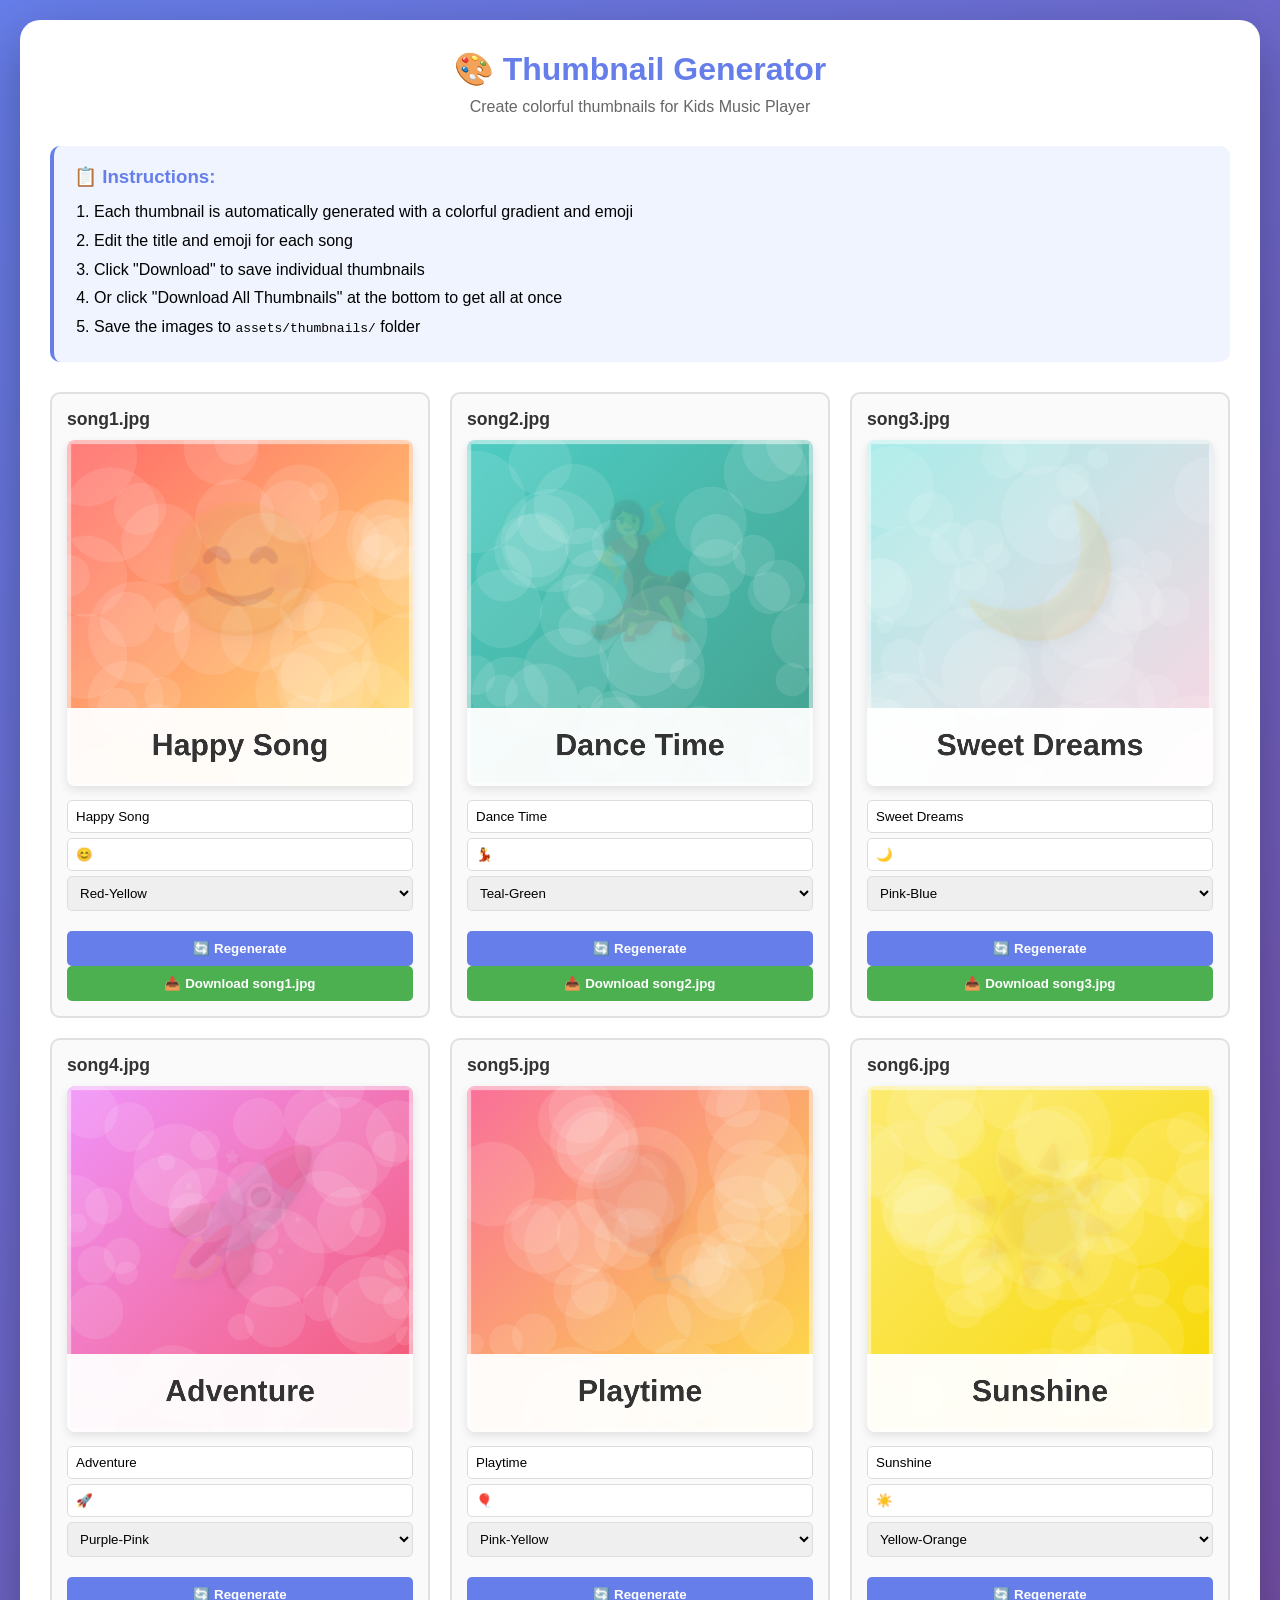
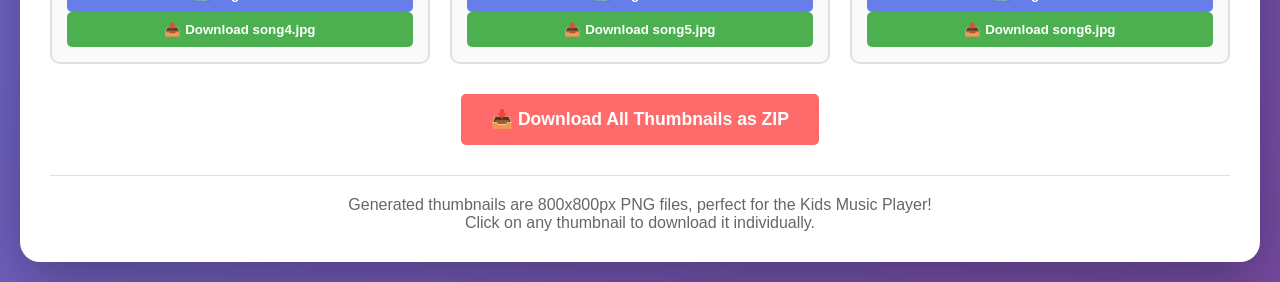
<file: thumbnail-generator.html>
<!DOCTYPE html>
<html lang="en">
<head>
    <meta charset="UTF-8">
    <meta name="viewport" content="width=device-width, initial-scale=1.0">
    <title>Thumbnail Generator - Kids Music Player</title>
    <style>
        * {
            margin: 0;
            padding: 0;
            box-sizing: border-box;
        }

        body {
            background: linear-gradient(135deg, #667eea 0%, #764ba2 100%);
            font-family: 'Arial', sans-serif;
            padding: 20px;
            min-height: 100vh;
        }

        .container {
            max-width: 1400px;
            margin: 0 auto;
            background: white;
            border-radius: 20px;
            padding: 30px;
            box-shadow: 0 20px 60px rgba(0,0,0,0.3);
        }

        h1 {
            text-align: center;
            color: #667eea;
            margin-bottom: 10px;
        }

        .subtitle {
            text-align: center;
            color: #666;
            margin-bottom: 30px;
        }

        .instructions {
            background: #f0f4ff;
            padding: 20px;
            border-radius: 10px;
            margin-bottom: 30px;
            border-left: 4px solid #667eea;
        }

        .instructions h3 {
            color: #667eea;
            margin-bottom: 10px;
        }

        .instructions ol {
            margin-left: 20px;
            line-height: 1.8;
        }

        .grid {
            display: grid;
            grid-template-columns: repeat(auto-fit, minmax(300px, 1fr));
            gap: 20px;
            margin-bottom: 30px;
        }

        .thumbnail-card {
            border: 2px solid #e0e0e0;
            border-radius: 10px;
            padding: 15px;
            background: #fafafa;
        }

        .thumbnail-card h3 {
            color: #333;
            margin-bottom: 10px;
            font-size: 1.1em;
        }

        canvas {
            width: 100%;
            height: auto;
            border-radius: 8px;
            box-shadow: 0 4px 10px rgba(0,0,0,0.1);
            margin-bottom: 10px;
            cursor: pointer;
        }

        .controls {
            margin-bottom: 10px;
        }

        .controls input {
            width: 100%;
            padding: 8px;
            border: 1px solid #ddd;
            border-radius: 5px;
            margin-bottom: 5px;
        }

        .controls select {
            width: 100%;
            padding: 8px;
            border: 1px solid #ddd;
            border-radius: 5px;
            margin-bottom: 5px;
        }

        .btn {
            width: 100%;
            padding: 10px;
            border: none;
            border-radius: 5px;
            font-weight: bold;
            cursor: pointer;
            transition: transform 0.2s;
        }

        .btn:hover {
            transform: translateY(-2px);
        }

        .btn-download {
            background: #4CAF50;
            color: white;
        }

        .btn-regenerate {
            background: #667eea;
            color: white;
            margin-top: 5px;
        }

        .btn-all {
            background: #FF6B6B;
            color: white;
            padding: 15px 30px;
            font-size: 1.1em;
            margin: 20px auto;
            display: block;
            width: auto;
            min-width: 300px;
        }

        .emoji-size {
            font-size: 3em;
        }

        .footer {
            text-align: center;
            color: #666;
            margin-top: 30px;
            padding-top: 20px;
            border-top: 1px solid #e0e0e0;
        }
    </style>
</head>
<body>
    <div class="container">
        <h1>🎨 Thumbnail Generator</h1>
        <p class="subtitle">Create colorful thumbnails for Kids Music Player</p>

        <div class="instructions">
            <h3>📋 Instructions:</h3>
            <ol>
                <li>Each thumbnail is automatically generated with a colorful gradient and emoji</li>
                <li>Edit the title and emoji for each song</li>
                <li>Click "Download" to save individual thumbnails</li>
                <li>Or click "Download All Thumbnails" at the bottom to get all at once</li>
                <li>Save the images to <code>assets/thumbnails/</code> folder</li>
            </ol>
        </div>

        <div class="grid" id="thumbnailGrid"></div>

        <button class="btn btn-all" onclick="downloadAll()">📥 Download All Thumbnails as ZIP</button>

        <div class="footer">
            <p>Generated thumbnails are 800x800px PNG files, perfect for the Kids Music Player!</p>
            <p>Click on any thumbnail to download it individually.</p>
        </div>
    </div>

    <script>
        const songs = [
            { id: 'song1', title: 'Happy Song', emoji: '😊', gradient: ['#FF6B6B', '#FFE66D'] },
            { id: 'song2', title: 'Dance Time', emoji: '💃', gradient: ['#4ECDC4', '#44A08D'] },
            { id: 'song3', title: 'Sweet Dreams', emoji: '🌙', gradient: ['#A8EDEA', '#FED6E3'] },
            { id: 'song4', title: 'Adventure', emoji: '🚀', gradient: ['#F093FB', '#F5576C'] },
            { id: 'song5', title: 'Playtime', emoji: '🎈', gradient: ['#FA709A', '#FEE140'] },
            { id: 'song6', title: 'Sunshine', emoji: '☀️', gradient: ['#FDEB71', '#F8D800'] }
        ];

        const canvases = {};

        function createThumbnail(song, canvas) {
            const ctx = canvas.getContext('2d');
            const size = 800;
            canvas.width = size;
            canvas.height = size;

            // Create gradient background
            const gradient = ctx.createLinearGradient(0, 0, size, size);
            gradient.addColorStop(0, song.gradient[0]);
            gradient.addColorStop(1, song.gradient[1]);

            ctx.fillStyle = gradient;
            ctx.fillRect(0, 0, size, size);

            // Add subtle pattern/texture
            ctx.fillStyle = 'rgba(255, 255, 255, 0.1)';
            for (let i = 0; i < 50; i++) {
                ctx.beginPath();
                ctx.arc(
                    Math.random() * size,
                    Math.random() * size,
                    Math.random() * 100 + 20,
                    0,
                    Math.PI * 2
                );
                ctx.fill();
            }

            // Draw emoji
            ctx.font = 'bold 300px Arial';
            ctx.textAlign = 'center';
            ctx.textBaseline = 'middle';

            // Shadow for emoji
            ctx.shadowColor = 'rgba(0, 0, 0, 0.3)';
            ctx.shadowBlur = 20;
            ctx.shadowOffsetX = 10;
            ctx.shadowOffsetY = 10;

            ctx.fillText(song.emoji, size / 2, size / 2 - 80);

            // Reset shadow
            ctx.shadowColor = 'transparent';
            ctx.shadowBlur = 0;
            ctx.shadowOffsetX = 0;
            ctx.shadowOffsetY = 0;

            // Draw title background
            ctx.fillStyle = 'rgba(255, 255, 255, 0.95)';
            ctx.fillRect(0, size - 180, size, 180);

            // Draw title
            ctx.fillStyle = '#333';
            ctx.font = 'bold 70px Arial';
            ctx.textAlign = 'center';
            ctx.textBaseline = 'middle';
            ctx.fillText(song.title, size / 2, size - 90);

            // Add decorative border
            ctx.strokeStyle = 'rgba(255, 255, 255, 0.5)';
            ctx.lineWidth = 10;
            ctx.strokeRect(5, 5, size - 10, size - 10);
        }

        function downloadImage(canvas, filename) {
            const link = document.createElement('a');
            link.download = filename;
            link.href = canvas.toDataURL('image/png');
            link.click();
        }

        function createThumbnailCard(song) {
            const card = document.createElement('div');
            card.className = 'thumbnail-card';

            const title = document.createElement('h3');
            title.textContent = `${song.id}.jpg`;
            card.appendChild(title);

            const canvas = document.createElement('canvas');
            canvas.onclick = () => downloadImage(canvas, `${song.id}.jpg`);
            card.appendChild(canvas);
            canvases[song.id] = canvas;

            const controls = document.createElement('div');
            controls.className = 'controls';

            const titleInput = document.createElement('input');
            titleInput.type = 'text';
            titleInput.value = song.title;
            titleInput.placeholder = 'Song Title';
            controls.appendChild(titleInput);

            const emojiInput = document.createElement('input');
            emojiInput.type = 'text';
            emojiInput.value = song.emoji;
            emojiInput.placeholder = 'Emoji';
            emojiInput.maxLength = 2;
            controls.appendChild(emojiInput);

            const colorSelect = document.createElement('select');
            const gradients = [
                { name: 'Red-Yellow', value: ['#FF6B6B', '#FFE66D'] },
                { name: 'Teal-Green', value: ['#4ECDC4', '#44A08D'] },
                { name: 'Pink-Blue', value: ['#A8EDEA', '#FED6E3'] },
                { name: 'Purple-Pink', value: ['#F093FB', '#F5576C'] },
                { name: 'Pink-Yellow', value: ['#FA709A', '#FEE140'] },
                { name: 'Yellow-Orange', value: ['#FDEB71', '#F8D800'] },
                { name: 'Blue-Purple', value: ['#667eea', '#764ba2'] },
                { name: 'Green-Lime', value: ['#56ab2f', '#a8e063'] },
                { name: 'Ocean', value: ['#2193b0', '#6dd5ed'] },
                { name: 'Sunset', value: ['#f46b45', '#eea849'] }
            ];

            gradients.forEach((g, i) => {
                const option = document.createElement('option');
                option.value = i;
                option.textContent = g.name;
                if (JSON.stringify(g.value) === JSON.stringify(song.gradient)) {
                    option.selected = true;
                }
                colorSelect.appendChild(option);
            });

            controls.appendChild(colorSelect);
            card.appendChild(controls);

            const regenerateBtn = document.createElement('button');
            regenerateBtn.className = 'btn btn-regenerate';
            regenerateBtn.textContent = '🔄 Regenerate';
            regenerateBtn.onclick = () => {
                song.title = titleInput.value;
                song.emoji = emojiInput.value;
                song.gradient = gradients[colorSelect.value].value;
                createThumbnail(song, canvas);
            };
            card.appendChild(regenerateBtn);

            const downloadBtn = document.createElement('button');
            downloadBtn.className = 'btn btn-download';
            downloadBtn.textContent = `📥 Download ${song.id}.jpg`;
            downloadBtn.onclick = () => downloadImage(canvas, `${song.id}.jpg`);
            card.appendChild(downloadBtn);

            return card;
        }

        function downloadAll() {
            songs.forEach(song => {
                setTimeout(() => {
                    downloadImage(canvases[song.id], `${song.id}.jpg`);
                }, 200 * songs.indexOf(song));
            });

            alert(`Downloading ${songs.length} thumbnails!\n\nEach file will download one at a time.\nSave them to the assets/thumbnails/ folder.`);
        }

        // Initialize
        const grid = document.getElementById('thumbnailGrid');
        songs.forEach(song => {
            const card = createThumbnailCard(song);
            grid.appendChild(card);
            createThumbnail(song, canvases[song.id]);
        });
    </script>
</body>
</html>
</file>
